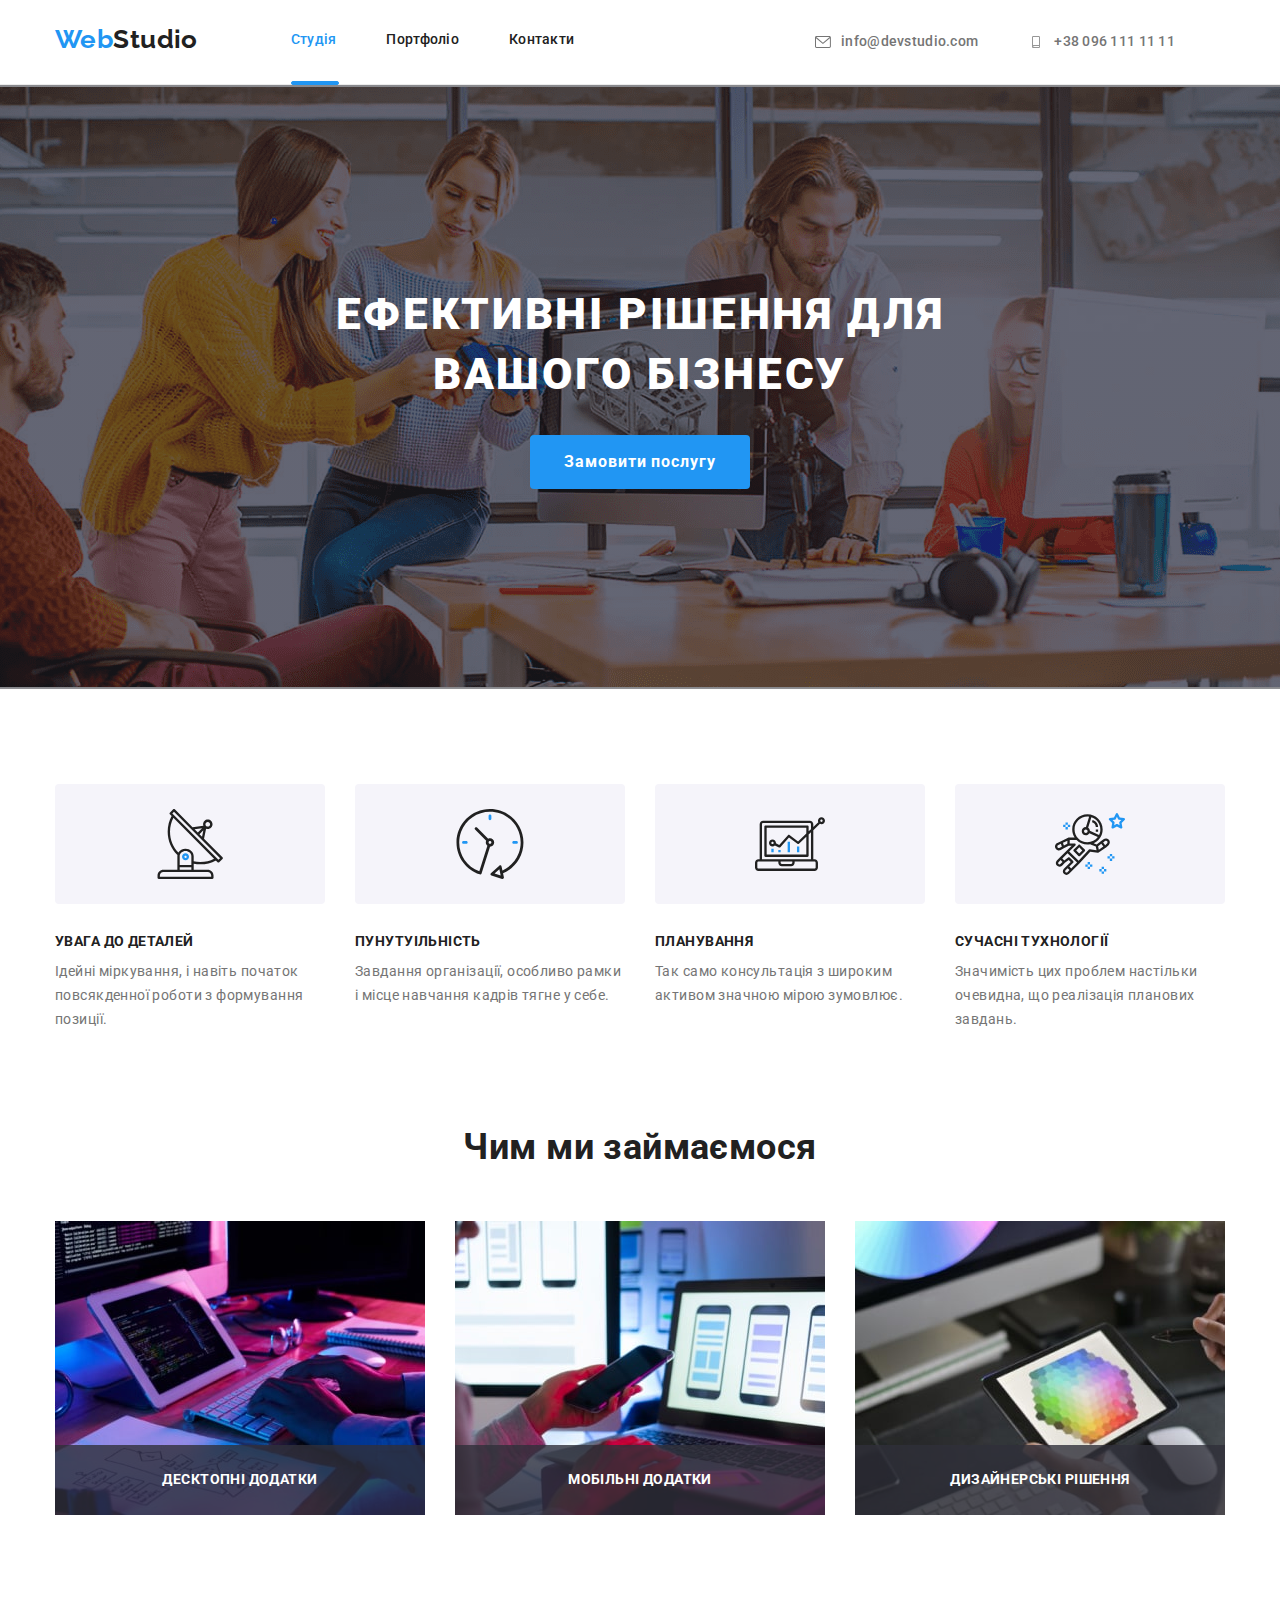
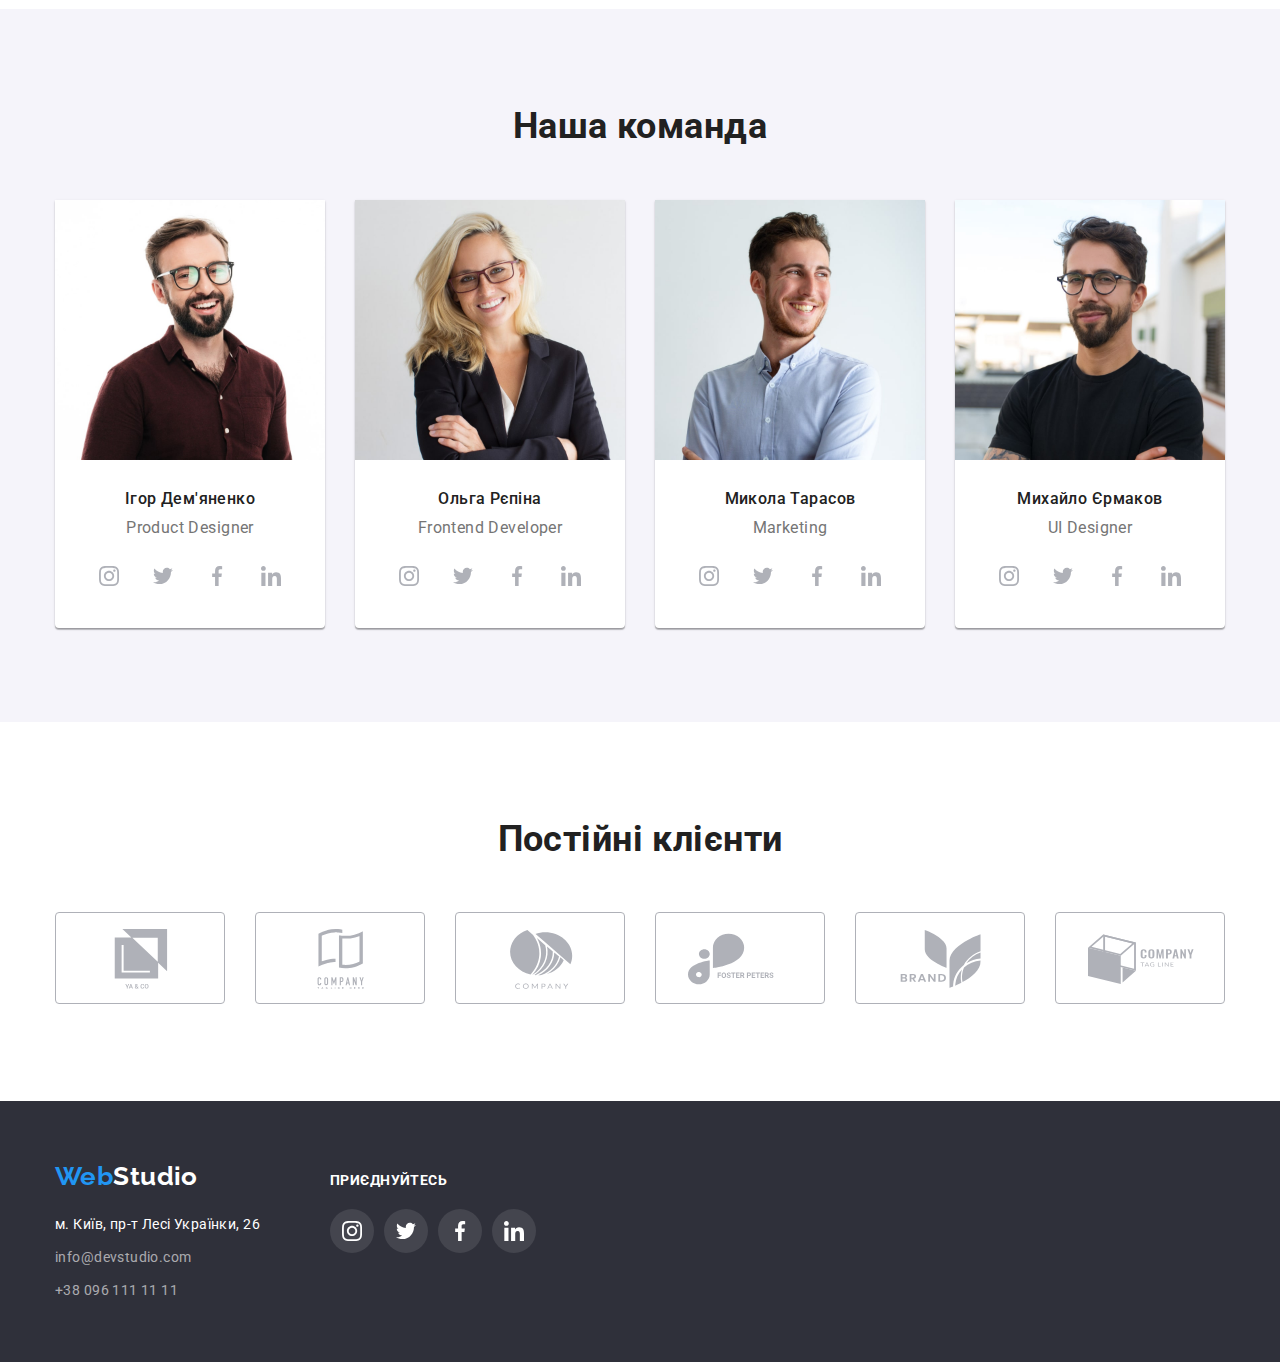
<file: index.html>
<!DOCTYPE html>
<html lang="uk">

    <head>
        <meta charset="UTF-8"> 
        <meta http-equiv="X-UA-Compatible" content="IE=edge">
        <meta name="viewport" content="width=device-width, initial-scale=1.0">
        <title>WebStudioPage</title>
        <link rel="stylesheet" href="https://cdnjs.cloudflare.com/ajax/libs/modern-normalize/1.1.0/modern-normalize.min.css" />
        <link href="https://fonts.googleapis.com/css2?family=Raleway:wght@700&family=Roboto:wght@400;500;700;900&display=swap"
            rel="stylesheet">
        <link rel="stylesheet" href="./css/styles.css" />
    </head>
    
    <body>
        <header>
            <div class="container header-section">
                <nav class="nav">
                    <a href="/" class="logo link"><span class="logo-web ">Web</span>Studio</a>                    
                    <ul class="nav-nav list">
                        <li class="nav-flex"><a href="./index.html" class="nav-link link current">Студія</a><span class="nav-link-line nav-link-line-current"></span></li>
                        <li class="nav-flex"><a href="./portfolio.html" class="nav-link link">Портфоліо</a><span class="nav-link-line"></span></li>
                        <li class="nav-flex"><a href="" class="nav-link link">Контакти</a><span class="nav-link-line"></span></li>                    
                    </ul>
                </nav>            
                <ul class="contact list">
                    <li class="contact-flex" >
                            <a href="mailto:info@devstudio.com" class="nav-contact link">
                                <svg class="contact-icon">
                                    <use href="./images/icons.svg#icon-mail"></use>
                                </svg>
                                info@devstudio.com
                            </a>
                    </li>
                    <li class="contact-flex">
                        <a href="tel:+380961111111" class="nav-contact link">
                            <svg class="contact-icon">
                                <use href="./images/icons.svg#icon-smartphone"></use>
                            </svg>
                            +38 096 111 11 11
                        </a>
                    </li>
                </ul>
            </div>
            
        </header>

        <main>
            <section class="hero overlay">
                <div class="container">
                    <h1 class="hero-title">Ефективні рішення для вашого бізнесу</h1>
                    <button data-modal-open type="button" class="button primery-button">Замовити послугу</button>
                </div>
            </section>
            
            <section class="section">
                <div class="container">
                    <h2 class="section-title hide">Наші особливості</h2>
                        <ul class="feature list">
                            <li class="feature-items">
                                <svg class="feature-icon">
                                    <use href="./images/icons.svg#icon-antenna"></use>
                                </svg>
                                <h3 class="feature-title">увага до деталей</h3>
                                <p class="feature-text">Ідейні міркування, і навіть початок повсякденної роботи з формування позиції.</p>
                            </li>
                            <li class="feature-items">
                                <svg class="feature-icon">
                                    <use href="./images/icons.svg#icon-clock"></use>
                                </svg>
                                <h3 class="feature-title">пунутуільність</h3>
                                <p class="feature-text">Завдання організації, особливо рамки і місце навчання кадрів тягне у себе.</p>
                            </li>
                            <li class="feature-items">
                                <svg class="feature-icon">
                                    <use href="./images/icons.svg#icon-diagram"></use>
                                </svg>
                                <h3 class="feature-title">планування</h3>
                                <p class="feature-text">Так само консультація з широким активом значною мірою зумовлює.</p>
                            </li>
                            <li class="feature-items">
                                <svg class="feature-icon">
                                    <use href="./images/icons.svg#icon-astronaut"></use>
                                </svg>
                                <h3 class="feature-title">сучасні тухнології</h3>
                                <p class="feature-text">Значимість цих проблем настільки очевидна, що реалізація планових завдань.</p>
                            </li>
                        </ul>
                </div>
            </section>
            
            <section>
                <div class="container">
                    <h2 class="section-title">Чим ми займаємося</h2>
                    <ul class="activity list">
                        <li class="activity-pos">
                            <img src="./images/WhatWeDo1.jpg" alt="Те чим ми займаємось" width="370" height="294">
                            <h3 class="activity-name">Десктопні додатки</h3>
                        </li>
                        <li class="activity-pos">
                            <img src="./images/WhatWeDo2.jpg" alt="Те чим ми займаємось" width="370" height="294">
                            <h3 class="activity-name">Мобільні додатки</h3>
                        </li>
                        <li class="activity-pos">
                            <img src="./images/WhatWeDo3.jpg" alt="Те чим ми займаємось" width="370" height="294">
                            <h3 class="activity-name">Дизайнерські рішення</h3>
                        </li>
                    </ul>
                </div>
            </section>


            <section class="section team-section">
                <div class="container">
                    <h2 class="section-title">Наша команда</h2>
                    <ul class="team list">
                        <li class="team-content">
                            <img class="team-photo" src="./images/OurTeam1.jpg" alt="Ігор Дем'яненко" width="270" height="260">
                            <h3 class="team-name">Ігор Дем'яненко</h3>
                            <p class="team-position" lang="en">Product Designer</p>

                            <ul class="team-social list">
                                    <li class="team-icon">
                                        <a class="team-link link" href="/">
                                            <svg class="team-icon-fill">
                                                <use href="./images/icons.svg#icon-instagram"></use>
                                            </svg>
                                        </a>
                                    </li>
                                    <li class="team-icon">
                                        <a class="team-link link" href="/">
                                            <svg class="team-icon-fill">
                                                <use href="./images/icons.svg#icon-twitter"></use>
                                            </svg>
                                        </a>
                                    </li>
                                    <li class="team-icon">
                                        <a class="team-link link" href="/">
                                            <svg class="team-icon-fill">
                                                <use href="./images/icons.svg#icon-facebook"></use>
                                            </svg>
                                        </a>
                                    </li>
                                    <li class="team-icon">
                                        <a class="team-link link" href="/">
                                            <svg class="team-icon-fill">
                                                <use href="./images/icons.svg#icon-linkedin"></use>
                                            </svg>
                                        </a>
                                    </li>
                                    
                            </ul>
                            
                        </li>   
                        <li class="team-content">
                            <img class="team-photo" src="./images/OurTeam2.jpg" alt="Ольга Рєпіна" width="270" height="260">
                            <h3 class="team-name">Ольга Рєпіна</h3>
                            <p class="team-position" lang="en">Frontend Developer</p>
                            <ul class="team-social list">
                                <li class="team-icon">
                                    <a class="team-link link" href="/">
                                        <svg class="team-icon-fill">
                                            <use href="./images/icons.svg#icon-instagram"></use>
                                        </svg>
                                    </a>
                                </li>
                                <li class="team-icon">
                                    <a class="team-link link" href="/">
                                        <svg class="team-icon-fill">
                                            <use href="./images/icons.svg#icon-twitter"></use>
                                        </svg>
                                    </a>
                                </li>
                                <li class="team-icon">
                                    <a class="team-link link" href="/">
                                        <svg class="team-icon-fill">
                                            <use href="./images/icons.svg#icon-facebook"></use>
                                        </svg>
                                    </a>
                                </li>
                                <li class="team-icon">
                                    <a class="team-link link" href="/">
                                        <svg class="team-icon-fill">
                                            <use href="./images/icons.svg#icon-linkedin"></use>
                                        </svg>
                                    </a>
                                </li>
                            
                            </ul>
                        </li>
                        <li class="team-content">
                            <img class="team-photo" src="./images/OurTeam3.jpg" alt="Микола Тарасов" width="270" height="260">
                            <h3 class="team-name">Микола Тарасов</h3>
                            <p class="team-position" lang="en">Marketing</p>
                            <ul class="team-social list">
                                <li class="team-icon">
                                    <a class="team-link link" href="/">
                                        <svg class="team-icon-fill">
                                            <use href="./images/icons.svg#icon-instagram"></use>
                                        </svg>
                                    </a>
                                </li>
                                <li class="team-icon">
                                    <a class="team-link link" href="/">
                                        <svg class="team-icon-fill">
                                            <use href="./images/icons.svg#icon-twitter"></use>
                                        </svg>
                                    </a>
                                </li>
                                <li class="team-icon">
                                    <a class="team-link link" href="/">
                                        <svg class="team-icon-fill">
                                            <use href="./images/icons.svg#icon-facebook"></use>
                                        </svg>
                                    </a>
                                </li>
                                <li class="team-icon">
                                    <a class="team-link link" href="/">
                                        <svg class="team-icon-fill">
                                            <use href="./images/icons.svg#icon-linkedin"></use>
                                        </svg>
                                    </a>
                                </li>
                            
                            </ul>
                        </li>
                        <li class="team-content">
                            <img class="team-photo" src="./images/OurTeam4.jpg" alt="Михайло Єрмаков" width="270" height="260">
                            <h3 class="team-name">Михайло Єрмаков</h3>
                            <p class="team-position" lang="en">UI Designer</p>
                            <ul class="team-social list">
                                <li class="team-icon">
                                    <a class="team-link link" href="/">
                                        <svg class="team-icon-fill">
                                            <use href="./images/icons.svg#icon-instagram"></use>
                                        </svg>
                                    </a>
                                </li>
                                <li class="team-icon">
                                    <a class="team-link link" href="/">
                                        <svg class="team-icon-fill">
                                            <use href="./images/icons.svg#icon-twitter"></use>
                                        </svg>
                                    </a>
                                </li>
                                <li class="team-icon">
                                    <a class="team-link link" href="/">
                                        <svg class="team-icon-fill">
                                            <use href="./images/icons.svg#icon-facebook"></use>
                                        </svg>
                                    </a>
                                </li>
                                <li class="team-icon">
                                    <a class="team-link link" href="/">
                                        <svg class="team-icon-fill">
                                            <use href="./images/icons.svg#icon-linkedin"></use>
                                        </svg>
                                    </a>
                                </li>
                            
                            </ul>
                        </li>
                    </ul>
                </div>
            </section>
            <section class="section">
                <div class="container">
                    <h2 class="klient-title section-title">Постійні клієнти</h2>
                    <ul class="klient-list list">

                        <li class="klient-name">
                            <a class="klient-link link" href="/">
                                <svg class="klient-icon">
                                    <use href="./images/icons.svg#icon-client1"></use>
                                </svg>
                            </a>
                        </li>
                        <li class="klient-name">
                            <a class="klient-link link" href="/">
                                <svg class="klient-icon">
                                    <use href="./images/icons.svg#icon-client2"></use>
                                </svg>
                            </a>
                        </li>
                        <li class="klient-name">
                            <a class="klient-link link" href="/">
                                <svg class="klient-icon">
                                    <use href="./images/icons.svg#icon-client3"></use>
                                </svg>
                            </a>
                        </li>
                        <li class="klient-name">
                            <a class="klient-link link" href="/">
                                <svg class="klient-icon">
                                    <use href="./images/icons.svg#icon-client4"></use>
                                </svg>
                            </a>
                        </li>
                        <li class="klient-name">
                            <a class="klient-link link" href="/">
                                <svg class="klient-icon">
                                    <use href="./images/icons.svg#icon-client5"></use>
                                </svg>
                            </a>
                        </li>
                        <li class="klient-name">
                            <a class="klient-link link" href="/">
                                <svg class="klient-icon">
                                    <use href="./images/icons.svg#icon-client6"></use>
                                </svg>
                            </a>
                        </li>
                    </ul>
                </div>
            </section>

        </main>

        <footer class="footer">
            <div class="container">
                <div>
                    <a href="/" class="logo-fr link"><span class="logo-web">Web</span>Studio</a>
                    <address>
                        <ul class="address list">
                            <li class="address-flex"><a href="https://goo.gl/maps/Fnr73AeLxXsEuy9Y6" class="address-map link">м. Київ, пр-т Лесі Українки, 26</a></li>
                            <li class="address-flex"><a href="mailto:info@devstudio.com" class="address-contact link">info@devstudio.com</a></li>
                            <li class="address-flex"><a href="tel:+380961111111" class="address-contact link">+38 096 111 11 11</a></li>
                        </ul>
                    </address>
                </div>
                <div class="media">
                    <h3 class="section-title-h3">Приєднуйтесь</h3>
                    <ul class="media-social list">
                        <li class="media-icon">
                            <a class="media-link link" href="/">
                                <svg class="media-icon-fill">
                                    <use href="./images/icons.svg#icon-instagram"></use>
                                </svg>
                            </a>
                        </li>
                        <li class="media-icon">
                            <a class="media-link link" href="/">
                                <svg class="media-icon-fill">
                                    <use href="./images/icons.svg#icon-twitter"></use>
                                </svg>
                            </a>
                        </li>
                        <li class="media-icon">
                            <a class="media-link link" href="/">
                                <svg class="media-icon-fill">
                                    <use href="./images/icons.svg#icon-facebook"></use>
                                </svg>
                            </a>
                        </li>
                        <li class="media-icon">
                            <a class="media-link link" href="/">
                                <svg class="media-icon-fill">
                                    <use href="./images/icons.svg#icon-linkedin"></use>
                                </svg>
                            </a>
                        </li>
                    </ul>
                </div>
            </div>
        </footer>
        <div class="backdrop is-hidden" data-modal>
            <div class="modal">
                <button type="button" class="modal-close" data-modal-close>
                    <svg>
                        <use href="./images/icons.svg#icon-close-black"></use>
                    </svg>
                </button>
            </div>
        </div>
        <script src="./JS/modal.js"></script>
    </body>
</html>
</file>
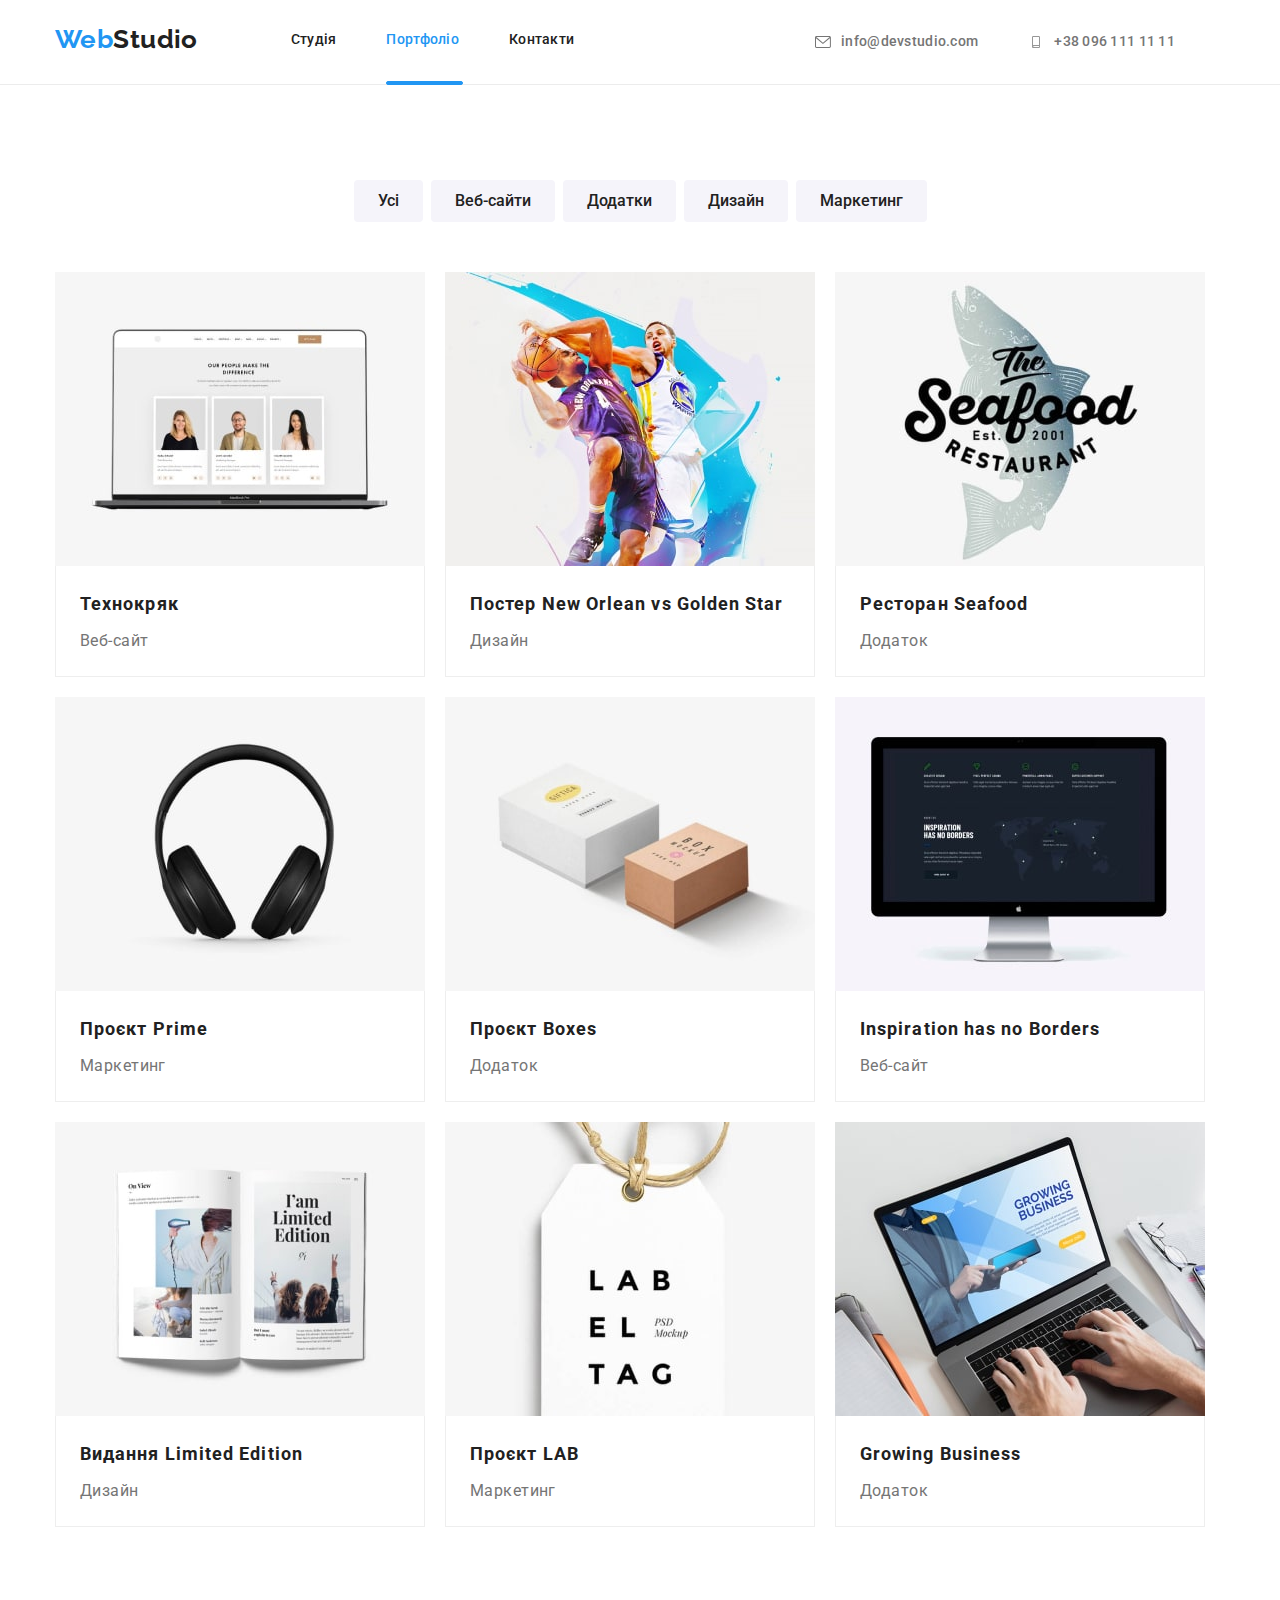
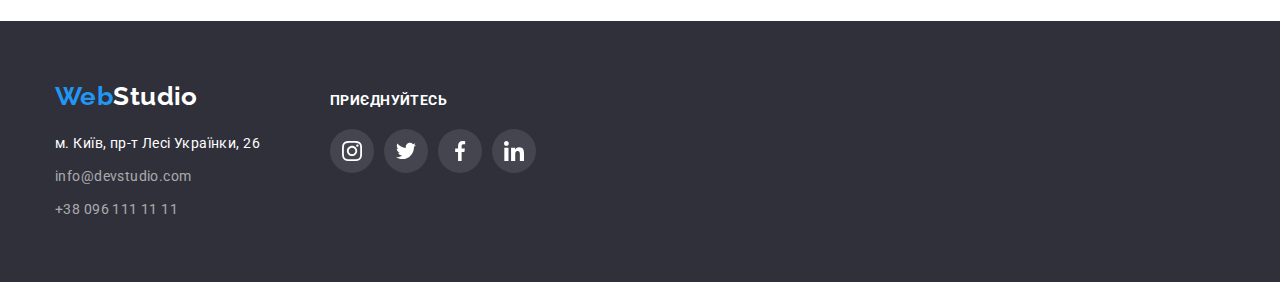
<file: portfolio.html>
<!DOCTYPE html>
<html lang="uk">

    <head>
        <meta charset="UTF-8">
        <meta http-equiv="X-UA-Compatible" content="IE=edge">
        <meta name="viewport" content="width=device-width, initial-scale=1.0">
        <title>WebStudioPage</title>
        <link rel="stylesheet"
            href="https://cdnjs.cloudflare.com/ajax/libs/modern-normalize/1.1.0/modern-normalize.min.css" />
        <link
            href="https://fonts.googleapis.com/css2?family=Raleway:wght@700&family=Roboto:wght@400;500;700;900&display=swap"
            rel="stylesheet">
        <link rel="stylesheet" href="./css/styles.css" />
    </head>

    <body>
        <header>
            <div class="container header-section">
                <nav class="nav">
                    <a href="/" class="logo link"><span class="logo-web ">Web</span>Studio</a>
                    <ul class="nav-nav list">
                        <li class="nav-flex"><a href="./index.html" class="nav-link link">Студія</a><span
                                class="nav-link-line"></span></li>
                        <li class="nav-flex"><a href="./portfolio.html" class="nav-link link current">Портфоліо</a><span
                                class="nav-link-line nav-link-line-current"></span></li>
                        <li class="nav-flex"><a href="" class="nav-link link">Контакти</a><span class="nav-link-line"></span></li>
                    </ul>
                </nav>
                <ul class="contact list">
                    <li class="contact-flex">
                        <a href="mailto:info@devstudio.com" class="nav-contact link">
                            <svg class="contact-icon">
                                <use href="./images/icons.svg#icon-mail"></use>
                            </svg>
                            info@devstudio.com
                        </a>
                    </li>
                    <li class="contact-flex">
                        <a href="tel:+380961111111" class="nav-contact link">
                            <svg class="contact-icon">
                                <use href="./images/icons.svg#icon-smartphone"></use>
                            </svg>
                            +38 096 111 11 11
                        </a>
                    </li>
                </ul>
            </div>
        
        </header>

        <main>
            <section class="section">
                <div class="container">
                    <h1 class="hide">Портфоліо</h1>
                    <ul class="portfolio-button list">
                        <li class="portfolio-button-term"><button type="button" class="button secondary-button">Усі</button></li>
                        <li class="portfolio-button-term"><button type="button" class="button secondary-button">Веб-сайти</button></li>
                        <li class="portfolio-button-term"><button type="button" class="button secondary-button">Додатки</button></li>
                        <li class="portfolio-button-term"><button type="button" class="button secondary-button">Дизайн</button></li>
                        <li class="portfolio-button-term"><button type="button" class="button secondary-button">Маркетинг</button></li>
                    </ul>
    
                    <ul class="portfolio list">
                        <li class="portfolio-section">
                            <a href="" class="portfolio-link link">
                                <div class="portfolio-img-wrap">
                                    <img class="portfolio-img" src="./images/portfolio1.jpg" alt="Технокряк" height="294" width="370">
                                    <p class="portfolio-img-text">Ресурс пропонує комплексні пропозиції з різним рівнем функціоналу та сервісів. Все це дозволить відвідувачу отримати
                                    вичерпні відомості про компанію чи приватну особу.</p>
                                </div>
                                <div class="portfolio-menu">
                                    <h2 class="portfolio-name">Технокряк</h2>
                                    <p class="portfolio-category">Веб-сайт</p>
                                </div>
                            </a>
                        </li>
                        <li class="portfolio-section">
                            <a href="" class="portfolio-link link">
                                <div class="portfolio-img-wrap">
                                    <img class="portfolio-img" src="./images/portfolio2.jpg" alt="Технокряк" height="294" width="370">
                                    <p class="portfolio-img-text">Ресурс пропонує комплексні пропозиції з різним рівнем функціоналу та сервісів. Все це дозволить відвідувачу отримати
                                    вичерпні відомості про компанію чи приватну особу.</p>
                                </div>
                                <div class="portfolio-menu">
                                    <h2 class="portfolio-name">Постер New Orlean vs Golden Star</h2>
                                    <p class="portfolio-category">Дизайн</p>
                                </div class="portfolio-menu">
                            </a>
                        </li>
                        <li class="portfolio-section">
                            <a href="" class="portfolio-link link">
                                <div class="portfolio-img-wrap">
                                    <img class="portfolio-img" src="./images/portfolio3.jpg" alt="Технокряк" height="294" width="370">
                                    <p class="portfolio-img-text">Ресурс пропонує комплексні пропозиції з різним рівнем функціоналу та сервісів. Все це дозволить відвідувачу отримати
                                    вичерпні відомості про компанію чи приватну особу.</p>
                                </div>
                                <div class="portfolio-menu">
                                    <h2 class="portfolio-name">Ресторан Seafood</h2>
                                    <p class="portfolio-category">Додаток</p>
                                </div class="portfolio-menu">
                            </a>
                        </li>
                        <li class="portfolio-section">
                            <a href="" class="portfolio-link link">
                                <div class="portfolio-img-wrap">
                                    <img class="portfolio-img" src="./images/portfolio4.jpg" alt="Технокряк" height="294" width="370">
                                    <p class="portfolio-img-text">Ресурс пропонує комплексні пропозиції з різним рівнем функціоналу та сервісів. Все це дозволить відвідувачу отримати
                                    вичерпні відомості про компанію чи приватну особу.</p>
                                </div>
                                <div class="portfolio-menu">
                                    <h2 class="portfolio-name">Проєкт Prime</h2>
                                    <p class="portfolio-category">Маркетинг</p>
                                </div class="portfolio-menu">
                            </a>
                        </li>
                        <li class="portfolio-section">
                            <a href="" class="portfolio-link link">
                                <div class="portfolio-img-wrap">
                                    <img class="portfolio-img" src="./images/portfolio5.jpg" alt="Технокряк" height="294" width="370">
                                    <p class="portfolio-img-text">Ресурс пропонує комплексні пропозиції з різним рівнем функціоналу та сервісів. Все це
                                        дозволить відвідувачу отримати
                                        вичерпні відомості про компанію чи приватну особу.</p>
                                </div>
                                <div class="portfolio-menu">
                                    <h2 class="portfolio-name">Проєкт Boxes</h2>
                                    <p class="portfolio-category">Додаток</p>
                                </div class="portfolio-menu">
                            </a>
                        </li>
                        <li class="portfolio-section">
                            <a href="" class="portfolio-link link">
                            <div class="portfolio-img-wrap">
                                <img class="portfolio-img" src="./images/portfolio6.jpg" alt="Технокряк" height="294" width="370">
                                <p class="portfolio-img-text">Ресурс пропонує комплексні пропозиції з різним рівнем функціоналу та сервісів. Все це
                                    дозволить відвідувачу отримати
                                    вичерпні відомості про компанію чи приватну особу.</p>
                            </div>
                                <div class="portfolio-menu">
                                    <h2 class="portfolio-name">Inspiration has no Borders</h2>
                                    <p class="portfolio-category">Веб-сайт</p>
                                </div class="portfolio-menu">
                            </a>
                        </li>
                        <li class="portfolio-section">
                            <a href="" class="portfolio-link link">
                                <div class="portfolio-img-wrap">
                                    <img class="portfolio-img" src="./images/portfolio7.jpg" alt="Технокряк" height="294" width="370">
                                    <p class="portfolio-img-text">Ресурс пропонує комплексні пропозиції з різним рівнем функціоналу та сервісів. Все це
                                        дозволить відвідувачу отримати
                                        вичерпні відомості про компанію чи приватну особу.</p>
                                </div>
                                <div class="portfolio-menu">
                                    <h2 class="portfolio-name">Видання Limited Edition</h2>
                                    <p class="portfolio-category">Дизайн</p>
                                </div class="portfolio-menu">
                            </a>
                        </li>
                        <li class="portfolio-section">
                            <a href="" class="portfolio-link link">
                            <div class="portfolio-img-wrap">
                                <img class="portfolio-img" src="./images/portfolio8.jpg" alt="Технокряк" height="294" width="370">
                                <p class="portfolio-img-text">Ресурс пропонує комплексні пропозиції з різним рівнем функціоналу та сервісів. Все це
                                    дозволить відвідувачу отримати
                                    вичерпні відомості про компанію чи приватну особу.</p>
                            </div>
                                <div class="portfolio-menu">
                                    <h2 class="portfolio-name">Проєкт LAB</h2>
                                    <p class="portfolio-category">Маркетинг</p>
                                </div class="portfolio-menu">
                            </a>
                        </li>
                        <li class="portfolio-section">
                            <a href="" class="portfolio-link link">
                            <div class="portfolio-img-wrap">
                                <img class="portfolio-img" src="./images/portfolio9.jpg" alt="Технокряк" height="294" width="370">
                                <p class="portfolio-img-text">Ресурс пропонує комплексні пропозиції з різним рівнем функціоналу та сервісів. Все це
                                    дозволить відвідувачу отримати
                                    вичерпні відомості про компанію чи приватну особу.</p>
                            </div>
                                <div class="portfolio-menu">
                                    <h2 class="portfolio-name">Growing Business</h2>
                                    <p class="portfolio-category">Додаток</p>
                                </div class="portfolio-menu">
                            </a>
                        </li>   
                    </ul>
                </div> 
            </section>
        </main>

        <footer class="footer">
            <div class="container">
                <div>
                    <a href="/" class="logo-fr link"><span class="logo-web">Web</span>Studio</a>
                    <address>
                        <ul class="address list">
                            <li class="address-flex"><a href="https://goo.gl/maps/Fnr73AeLxXsEuy9Y6" class="address-map link">м.
                                    Київ, пр-т Лесі Українки, 26</a></li>
                            <li class="address-flex"><a href="mailto:info@devstudio.com"
                                    class="address-contact link">info@devstudio.com</a></li>
                            <li class="address-flex"><a href="tel:+380961111111" class="address-contact link">+38 096 111 11
                                    11</a></li>
                        </ul>
                    </address>
                </div>
                <div class="media">
                    <h3 class="section-title-h3">Приєднуйтесь</h3>
                    <ul class="media-social list">
                        <li class="media-icon">
                            <a class="media-link link" href="/">
                                <svg class="media-icon-fill">
                                    <use href="./images/icons.svg#icon-instagram"></use>
                                </svg>
                            </a>
                        </li>
                        <li class="media-icon">
                            <a class="media-link link" href="/">
                                <svg class="media-icon-fill">
                                    <use href="./images/icons.svg#icon-twitter"></use>
                                </svg>
                            </a>
                        </li>
                        <li class="media-icon">
                            <a class="media-link link" href="/">
                                <svg class="media-icon-fill">
                                    <use href="./images/icons.svg#icon-facebook"></use>
                                </svg>
                            </a>
                        </li>
                        <li class="media-icon">
                            <a class="media-link link" href="/">
                                <svg class="media-icon-fill">
                                    <use href="./images/icons.svg#icon-linkedin"></use>
                                </svg>
                            </a>
                        </li>
        
                    </ul>
                </div>
            </div>
        </footer>

    </body>
</html>
</file>
<file: css/styles.css>
:root {
    --primary-text-color: #757575;
    --title-text-color: #212121;
    --accent-color: #2196F3;
    --primary-bg-color: #ffffff; 
    --secondary-bg-color: #2F303A;
    --primary-white-color: #FFFFFF;
    --secondary-button-color: #F5F4FA;
    --background-adress-color: rgba(255, 255, 255, 0.6);
    --background-picture: #C4C4C4;
    --primary-icom-color: rgba(175, 177, 184, 1);
    --icons-color: #AFB1B8;

}

p,
ul,
ol,
h1,
h2,
h3,
h4,
h5,
h6 {
    margin: 0;
    padding: 0;
}

button {
    cursor: pointer;
}

address {
    font-style: normal;
}

img, svg {
    display: block;
}

body {
    color: var(--primary-text-color);
    background-color: var(--primary-bg-color);
    font-family: 'Roboto', sans-serif;
    letter-spacing: 0.03em;
    font-size: 14px;
}

.list {
    list-style: none;
}

.link {
    text-decoration: none;
}


.container {
    width: 1200px;
    padding-left: 15px;
    padding-right: 15px;
    margin: 0 auto;

}

.section {
    padding-top: 95px;
    padding-bottom: 94px;
}


/*----------HEADER----------*/

header {
    border-bottom: 1px solid #ECECEC;
}

.header-section {
    display: flex;
    align-items: center;
}

.nav{display: flex;}

.nav-nav,
.contact {
    display: flex;
    padding-bottom: 32px;
    padding-top: 32px;
    margin-right: 50px;
}


.nav-flex,
.contact-flex{
    margin-left: 50px;
}

.nav-flex:first-child{
    margin-left: 0;
}

.contact-flex:first-child {
    margin-left: 0;
}


.contact {
    margin-left: auto;
}

.logo {
    padding-bottom: 25px;
    padding-top: 24px;
    margin-right: 93px;

    color: var(--title-text-color);

    font-family: 'Raleway', sans-serif;
    font-weight: 700;
    font-size: 26px;
    line-height: 1.2;
}
.logo-web {
    color: var(--accent-color);
}

.nav-link, .nav-contact {
    color: var(--title-text-color);

    font-weight: 500;
    line-height: 1.14;
    letter-spacing: 0.02em;
}

.nav-link {
    display: flex;
    flex-direction: column;

    transition-property: color;
    transition-duration: 250ms;
    transition-timing-function: cubic-bezier(0.4, 0, 0.2, 1);
}

.nav-contact{
    display: flex;
    align-items: center;

    color: var(--primary-text-color);

    transition-property: color;
    transition-duration: 250ms;
    transition-timing-function: cubic-bezier(0.4, 0, 0.2, 1);
}

.nav-link:hover, 
.nav-link:focus {
    color: var(--accent-color);
}

/* .nav-flex:hover .nav-link-line{
    display: block;
} */

.nav-link-line{
    display: none;
    /* display: block;
    visibility: hidden; */
    position: relative;
    top: 33px;
    height: 4px;
    width: 105%;
    border-radius: 2px;

    border: 1px solid var(--accent-color);
    background: var(--accent-color);
}

.nav-link.current{
    color: var(--accent-color);
}

.nav-link-line-current{
    display: block;
}

.nav-contact:hover,
.nav-contact:focus {
    color: var(--accent-color);
}

.contact-icon {
    width: 16px;
    height: 12px;
    fill: currentColor;
    margin-right: 10px;
}


/*----------HERO----------*/


.hero {
    text-align: center;
    padding-top: 200px;
    padding-bottom: 200px;  
    
    background-color: var(--secondary-bg-color);
}

.overlay {
    background-color: var(--background-picture);
    background-image: linear-gradient(to right,
        rgba(47, 48, 58, 0.4),
        rgba(47, 48, 58, 0.4)),
    url('../images/HeroBackground.png');

    background-repeat: no-repeat;
    background-position: center;
    background-size: cover;
    background-size: 1600px;
    }

.hero-title {
    display: flex;
    margin: 0 auto;
    margin-bottom: 30px;
    max-width: 780px;

    color: var(--primary-white-color);

    font-weight: 900;
    font-size: 44px;
    line-height: 1.36;
    letter-spacing: 0.06em;
    text-transform: uppercase;    
}


/*----------BUTTON----------*/


.button {
    display: inline-block;
    border-color: transparent;
    text-align: center;

    color: var(--title-text-color);
    
    font-family: inherit;
    cursor: pointer;
    border-radius: 4px;

    transition-property: background-color, color, box-shadow;
    transition-duration: 250ms;
    transition-timing-function: cubic-bezier(0.4, 0, 0.2, 1);
    
}

.button.primery-button {
    padding: 10px 32px;
    min-width: 216px;

    background-color: var(--accent-color);
    color: var(--primary-bg-color);

    font-weight: 700;
    font-size: 16px;
    line-height: 1.88;
    letter-spacing: 0.06em;

}

.button.secondary-button {
    padding: 6px 22px;

    background-color: var(--secondary-button-color);
    color: var(--title-text-color);

    font-weight: 500;
    font-size: 16px;
    line-height: 1.62;  
}

.button:hover,
.button:focus {
    background-color: var(--accent-color);
    color: var(--primary-bg-color);
    box-shadow: 0px 3px 1px rgba(0, 0, 0, 0.1), 0px 1px 2px rgba(0, 0, 0, 0.08), 0px 2px 2px rgba(0, 0, 0, 0.12);
}


/*----------SECTION TITLE----------*/

.section-title  {
    margin-top: 0;
    margin-bottom: 50px;

    color: var(--title-text-color);

    font-size: 36px;
    line-height: 1.27;
    text-align: center;
}

.section-title-h3 {
    color: var(--primary-white-color);

    font-size: 14px;
    line-height: 1.14;
    text-transform: uppercase;
}


/*----------FEATURES----------*/


.hide {
  position: absolute;
  width: 1px;
  height: 1px;
  margin: -1px;
  border: 0;
  padding: 0;
  
  white-space: nowrap;
  clip-path: inset(100%);
  clip: rect(0 0 0 0);
  overflow: hidden;

}

.feature-icon{
    padding-bottom: 25px;
    padding-top: 25px;
    width: 270px;
    height: 120px;

    background: var(--secondary-button-color);

    border-radius: 4px;
}

.feature {
    display: flex;
    justify-content: center;
    gap: 30px;
}
.feature-title {
    margin-bottom: 10px;
    margin-top: 30px;

    color: var(--title-text-color);

    font-size: 14px;
    line-height: 1.14;
    text-transform: uppercase;
}

.feature-text {
    line-height: 1.71;
}




/*----------ACTIVITY----------*/

.activity {
    display: flex;
    justify-content: center;
    gap: 30px;
    padding-bottom: 94px;
}

.activity-pos {
    position: relative;
}

.activity-name {
    position: absolute;
    text-align: center;
    padding-top: 27px;
    padding-bottom: 27px;
    width: 100%;
    bottom: 0;
    font-size: 14px;
    line-height: 1.14;
    text-transform: uppercase;
    
    background-color:rgba(47, 48, 58, 0.8);
    color: var(--primary-white-color);
}


/*----------TEAM----------*/

.team {
    display: flex;
    justify-content: center;
    gap: 30px;

}

.team-section{
    background-color: var(--secondary-button-color);
}

.team-content {
    background: #FFFFFF;
    box-shadow: 0px 1px 3px rgba(0, 0, 0, 0.12), 0px 1px 1px rgba(0, 0, 0, 0.14), 0px 2px 1px rgba(0, 0, 0, 0.2);
    border-radius: 0px 0px 4px 4px;
    padding-bottom: 30px;
}

.team-photo{
    margin-bottom: 30px;
}

.team-name {
    margin-bottom: 10px;

    color: var(--title-text-color);

    font-weight: 500;
    font-size: 16px;
    line-height: 1.18;
    text-align: center;
}

.team-position {
    margin-bottom: 16px;
    font-size: 16px;
    line-height: 1.18;
    text-align: center;
}

.team-social{
    display: flex;
    padding-left: 32px;
    align-items: center;
    gap: 10px;
}

.team-icon{
    height: 44px;
    width: 44px;
}

.team-link {
    display: inline-block;
    padding: 12px;
    border-radius: 50%;

    color: var(--icons-color);

    transition-property: background-color, color;
    transition-duration: 250ms;
    transition-timing-function: cubic-bezier(0.4, 0, 0.2, 1);
}

.team-link:hover,
.team-link:focus {
    background-color: var(--accent-color);
    color: var(--primary-white-color);
}

.team-icon-fill {
    height: 20px;
    width: 20px;
    fill: currentColor;
}


/*----------KLIENTS----------*/


.klient-list {
    display: flex;
    justify-content: center;
    gap: 30px;
}


.klient-link {
    display: inline-block;
    padding: 16px 32px;
    width: 170px;
    height: 92px;
    border: 1px solid var(--icons-color);
    border-radius: 4px;

    color: var(--icons-color);  

    transition-property: color, border-color;
    transition-duration: 250ms;    
    transition-timing-function: cubic-bezier(0.4, 0, 0.2, 1);
}

.klient-icon {
    text-align: center;
    width: 106px;
    height: 60px;
    fill: currentColor;
}

.klient-link:hover,
.klient-link:focus {
    color: var(--accent-color);
    border: 1px solid var(--accent-color);
}


/*----------FOOTER----------*/

/*----------LOGO/ADDRESS----------*/
.footer {
    padding-top: 60px;
    padding-bottom: 60px;

    background-color: var(--secondary-bg-color);
}
.footer .container{
    display: flex;
}

.logo-fr {
    display: inline-block;
    margin-bottom: 20px;

    color: var(--primary-white-color);

    font-family: 'Raleway', sans-serif;
    font-weight: 700;
    font-size: 26px;
    line-height: 1.2;


}

.address-map {
    color: var(--primary-white-color);
    line-height: 1.71;
    font-style: normal;
    
}

.address-contact {
    line-height: 1.71;
    font-style: normal;

    color: var(--background-adress-color);

    transition-property: color;
    transition-duration: 250ms;
    transition-timing-function: cubic-bezier(0.4, 0, 0.2, 1);
    
}

.address-flex{
    margin-bottom: 9px;
}

.address-flex:last-child {
    margin-bottom: 0;
}

.address-contact:hover,
.address-contact:focus{
    color: var(--accent-color);
}



/*----------MEDIA----------*/


.media {
    margin-left: 70px;
    margin-top: 12px;
}

.media .section-title-h3 {
    padding-bottom: 20px;
}

.media-social {
    display: flex;
    align-items: center;
    gap: 10px;
}

.media-icon {
    height: 44px;
    width: 44px;
}

.media-link {
    display: inline-block;
    padding: 12px;
    border-radius: 50%;

    background: rgba(255, 255, 255, 0.1);
    color: var(--primary-white-color);

    transition-property: background;
    transition-duration: 250ms;
    transition-timing-function: cubic-bezier(0.4, 0, 0.2, 1);
}

.media-link:hover,
.media-link:focus {
    background: var(--accent-color);
}

.media-icon-fill {
    height: 20px;
    width: 20px;
    fill: currentColor;
}


/*----------BACKDROP/MODAL----------*/

.backdrop {
    position: fixed;
    top: 0;
    left: 0;
    width: 100%;
    height: 100vh;
    background-color: rgba(85, 85, 85, 0.454);
    z-index: 10;
    transition: opacity 200ms linear, visibility 200ms linear;
    backdrop-filter: blur(5px);
}

.modal {
    width: 528px;
    min-height: 581px;
    background-color: var(--primary-white-color);
    border-radius: 4px;
    position: absolute;
    top: 50%;
    left: 50%;
    transform: translate(-50%, -50%) scaleY(1);
    transition: rtansform 200ms linear;
}


.backdrop.is-hidden {
    transform: translate(-50%, -50%) scaleY(0);
}

.modal-close {
    position: absolute;
    top: 10px;
    right: 10px;
    width: 30px;
    height: 30px;
    border-radius: 50%;
    border-color: transparent;
    border: 1px solid var(--icons-color);
    background-color: var(--primary-white-color);
    display: flex; 
    align-items: center;
    justify-content: center;
}

.is-hidden {
    visibility: hidden;
    opacity: 0;
    pointer-events: none;
}



/*----------PORTFOLIO----------*/


.portfolio-button {
    display: flex;
    justify-content: center;
    margin-bottom: 50px;
}

.portfolio-button-term:not(:last-child){
    margin-right: 8px;
}


.portfolio{
    display: flex;
    flex-wrap: wrap;
}


.portfolio-menu {
    padding-left: 24px;

    background: #FFFFFF;
    border: 1px solid #EEEEEE;
    
    border-top: 0;
}

.portfolio-section {
    padding-top: 0;
    margin-bottom: 20px;
    margin-right: 20px;

    width: 370px;
}

.portfolio-link {
    display: block;

    transition-property: box-shadow;
    transition-duration: 250ms;
    transition-timing-function: cubic-bezier(0.4, 0, 0.2, 1);
}

.portfolio-link:hover {
    box-shadow: 0px 1px 1px rgba(0, 0, 0, 0.12), 
    0px 4px 4px rgba(0, 0, 0, 0.06), 1px 4px 6px rgba(0, 0, 0, 0.16);
}

.portfolio-link:focus {
    box-shadow: 0px 1px 1px rgba(0, 0, 0, 0.12),
    0px 4px 4px rgba(0, 0, 0, 0.06), 1px 4px 6px rgba(0, 0, 0, 0.16);
}

.portfolio-section:nth-child(3n) {
    margin-right: 0;
}

.portfolio-section:nth-last-child(-n+3) {
    margin-bottom: 0;
}

.portfolio-img {
    padding: 0;
    padding: 0;
}

.portfolio-link:hover .portfolio-img-text {
    transform: translateY(0);
}

.portfolio-link:focus .portfolio-img-text {         
    transform: translateY(0);
}

.portfolio-img-wrap{
    position: relative;
    overflow: hidden;
}

.portfolio-img-text {       
    position: absolute;
    top: 0;
    height: 100%;
    padding: 63px 24px;
    transform: translateY(100%);
    transition: transform 250ms;
    animation-timing-function: cubic-bezier(0.4, 0, 0.2, 1);

    background-color: rgba(33, 150, 243, 0.9);
    color: var(--primary-white-color);

    font-size: 18px;
    line-height: 1.55;
}

.portfolio-name {
    padding-top: 20px;
    padding-bottom: 4px;

    color: var(--title-text-color);

    font-size: 18px;
    line-height: 2;
    letter-spacing: 0.06em;
}

.portfolio-category {
    padding-bottom: 20px;
    font-size: 16px;
    line-height: 1.87;
    color: var(--primary-text-color);
}
</file>
